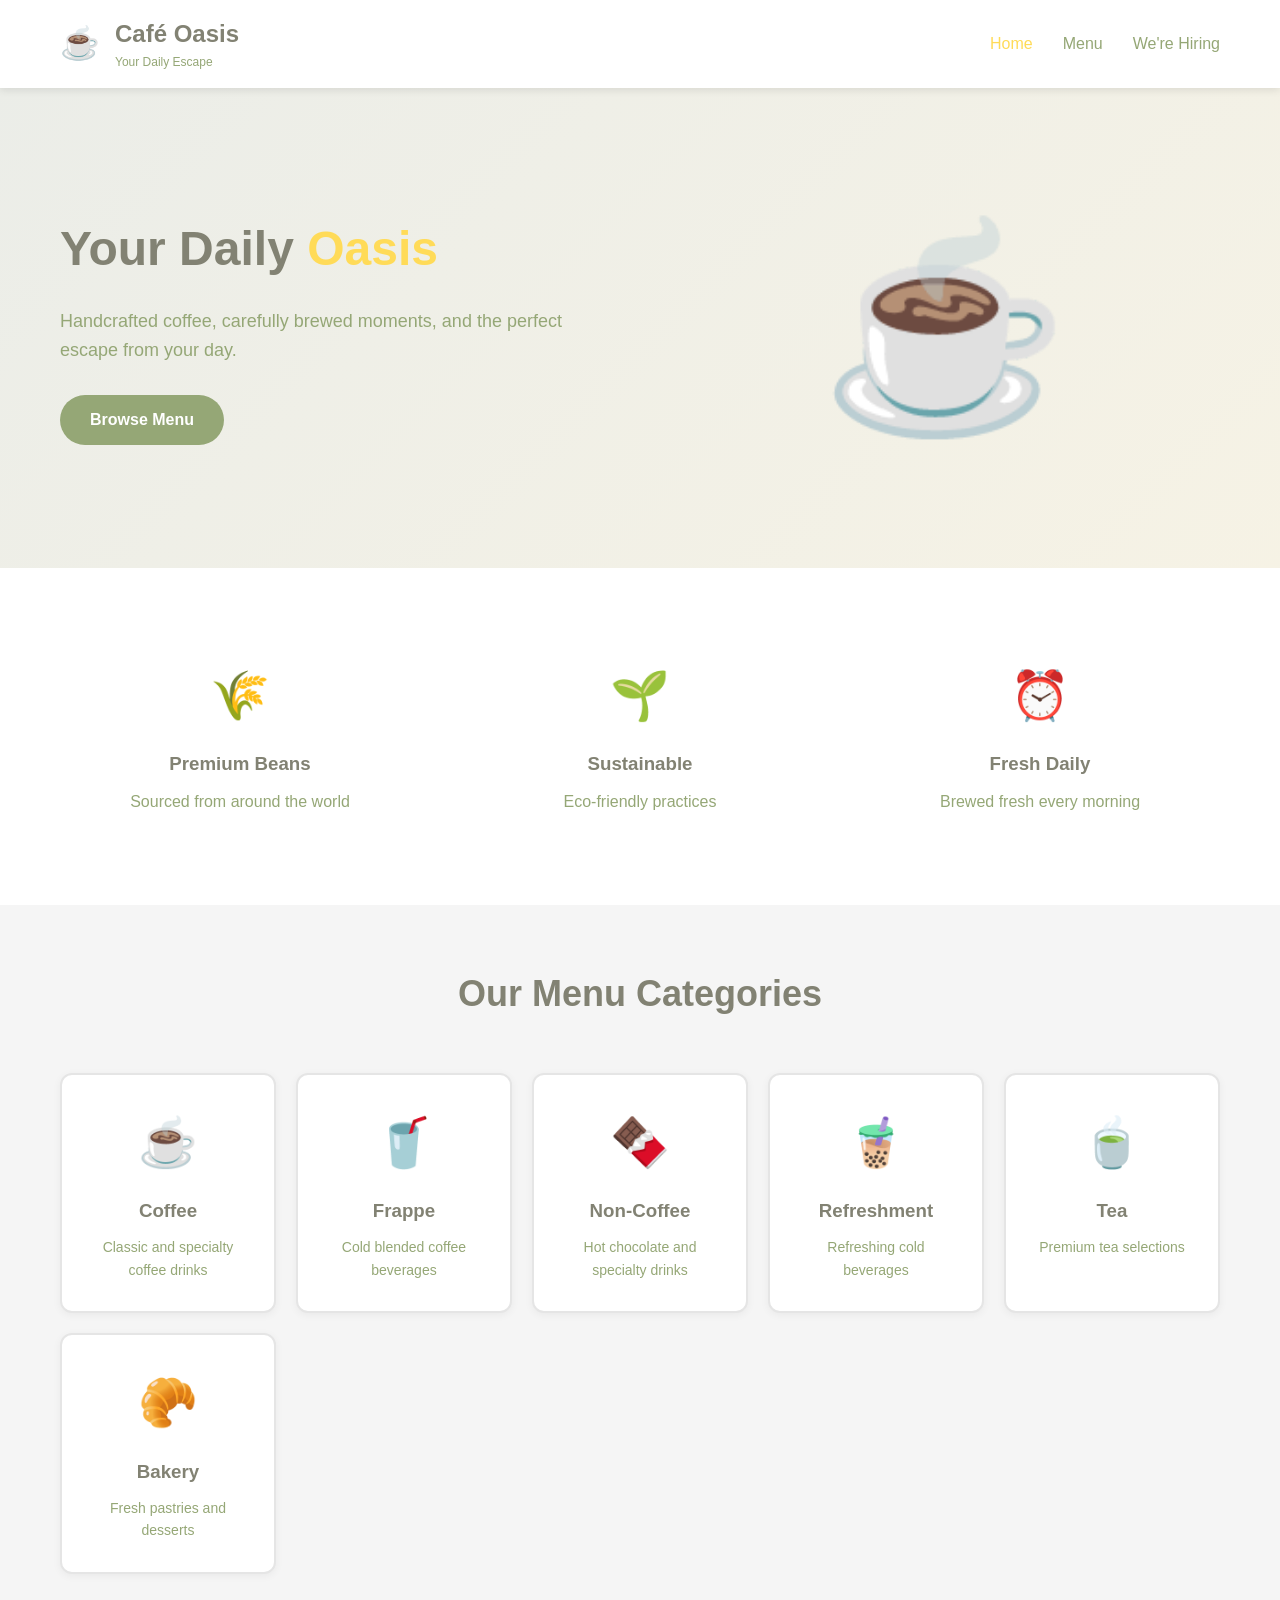
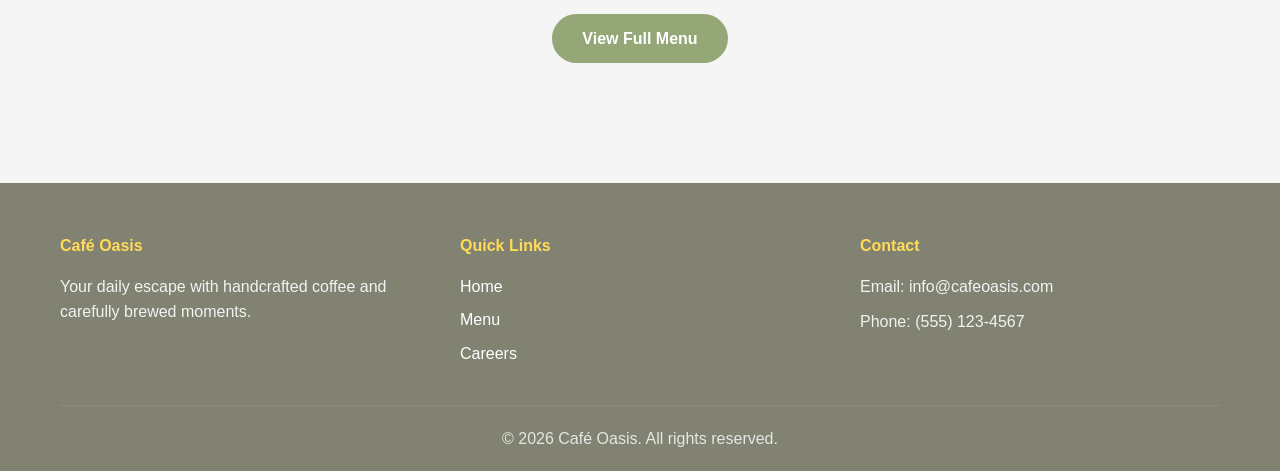
<file: index.html>
<!DOCTYPE html>
<html lang="en">
<head>
    <meta charset="UTF-8">
    <meta name="viewport" content="width=device-width, initial-scale=1.0">
    <title>Café Oasis - Your Daily Escape</title>
    <link rel="stylesheet" href="styles.css">
</head>
<body>
    <!-- Header -->
    <header class="header">
        <div class="container">
            <div class="header-content">
                <div class="logo">
                    <span class="logo-icon">☕</span>
                    <div>
                        <h1>Café Oasis</h1>
                        <p class="tagline">Your Daily Escape</p>
                    </div>
                </div>
                <nav class="nav">
                    <a href="index.html" class="nav-link active">Home</a>
                    <a href="menu.html" class="nav-link">Menu</a>
                    <a href="careers.html" class="nav-link">We're Hiring</a>
                </nav>
            </div>
        </div>
    </header>

    <!-- Hero Section -->
    <section class="hero">
        <div class="container">
            <div class="hero-content">
                <div class="hero-text">
                    <h2>Your Daily <span class="highlight">Oasis</span></h2>
                    <p>Handcrafted coffee, carefully brewed moments, and the perfect escape from your day.</p>
                    <a href="menu.html" class="btn btn-primary">Browse Menu</a>
                </div>
                <div class="hero-image">
                    <div class="coffee-cup">☕</div>
                </div>
            </div>
        </div>
    </section>

    <!-- Features Section -->
    <section class="features">
        <div class="container">
            <div class="features-grid">
                <div class="feature-card">
                    <div class="feature-icon">🌾</div>
                    <h3>Premium Beans</h3>
                    <p>Sourced from around the world</p>
                </div>
                <div class="feature-card">
                    <div class="feature-icon">🌱</div>
                    <h3>Sustainable</h3>
                    <p>Eco-friendly practices</p>
                </div>
                <div class="feature-card">
                    <div class="feature-icon">⏰</div>
                    <h3>Fresh Daily</h3>
                    <p>Brewed fresh every morning</p>
                </div>
            </div>
        </div>
    </section>

    <!-- Menu Preview Section -->
    <section class="menu-preview">
        <div class="container">
            <h2>Our Menu Categories</h2>
            <div class="categories-grid">
                <div class="category-card">
                    <div class="category-icon">☕</div>
                    <h3>Coffee</h3>
                    <p>Classic and specialty coffee drinks</p>
                </div>
                <div class="category-card">
                    <div class="category-icon">🥤</div>
                    <h3>Frappe</h3>
                    <p>Cold blended coffee beverages</p>
                </div>
                <div class="category-card">
                    <div class="category-icon">🍫</div>
                    <h3>Non-Coffee</h3>
                    <p>Hot chocolate and specialty drinks</p>
                </div>
                <div class="category-card">
                    <div class="category-icon">🧋</div>
                    <h3>Refreshment</h3>
                    <p>Refreshing cold beverages</p>
                </div>
                <div class="category-card">
                    <div class="category-icon">🍵</div>
                    <h3>Tea</h3>
                    <p>Premium tea selections</p>
                </div>
                <div class="category-card">
                    <div class="category-icon">🥐</div>
                    <h3>Bakery</h3>
                    <p>Fresh pastries and desserts</p>
                </div>
            </div>
            <div class="menu-cta">
                <a href="menu.html" class="btn btn-primary">View Full Menu</a>
            </div>
        </div>
    </section>

    <!-- Footer -->
    <footer class="footer">
        <div class="container">
            <div class="footer-content">
                <div class="footer-section">
                    <h4>Café Oasis</h4>
                    <p>Your daily escape with handcrafted coffee and carefully brewed moments.</p>
                </div>
                <div class="footer-section">
                    <h4>Quick Links</h4>
                    <ul>
                        <li><a href="index.html">Home</a></li>
                        <li><a href="menu.html">Menu</a></li>
                        <li><a href="careers.html">Careers</a></li>
                    </ul>
                </div>
                <div class="footer-section">
                    <h4>Contact</h4>
                    <p>Email: info@cafeoasis.com</p>
                    <p>Phone: (555) 123-4567</p>
                </div>
            </div>
            <div class="footer-bottom">
                <p>&copy; 2026 Café Oasis. All rights reserved.</p>
            </div>
        </div>
    </footer>
</body>
</html>
</file>
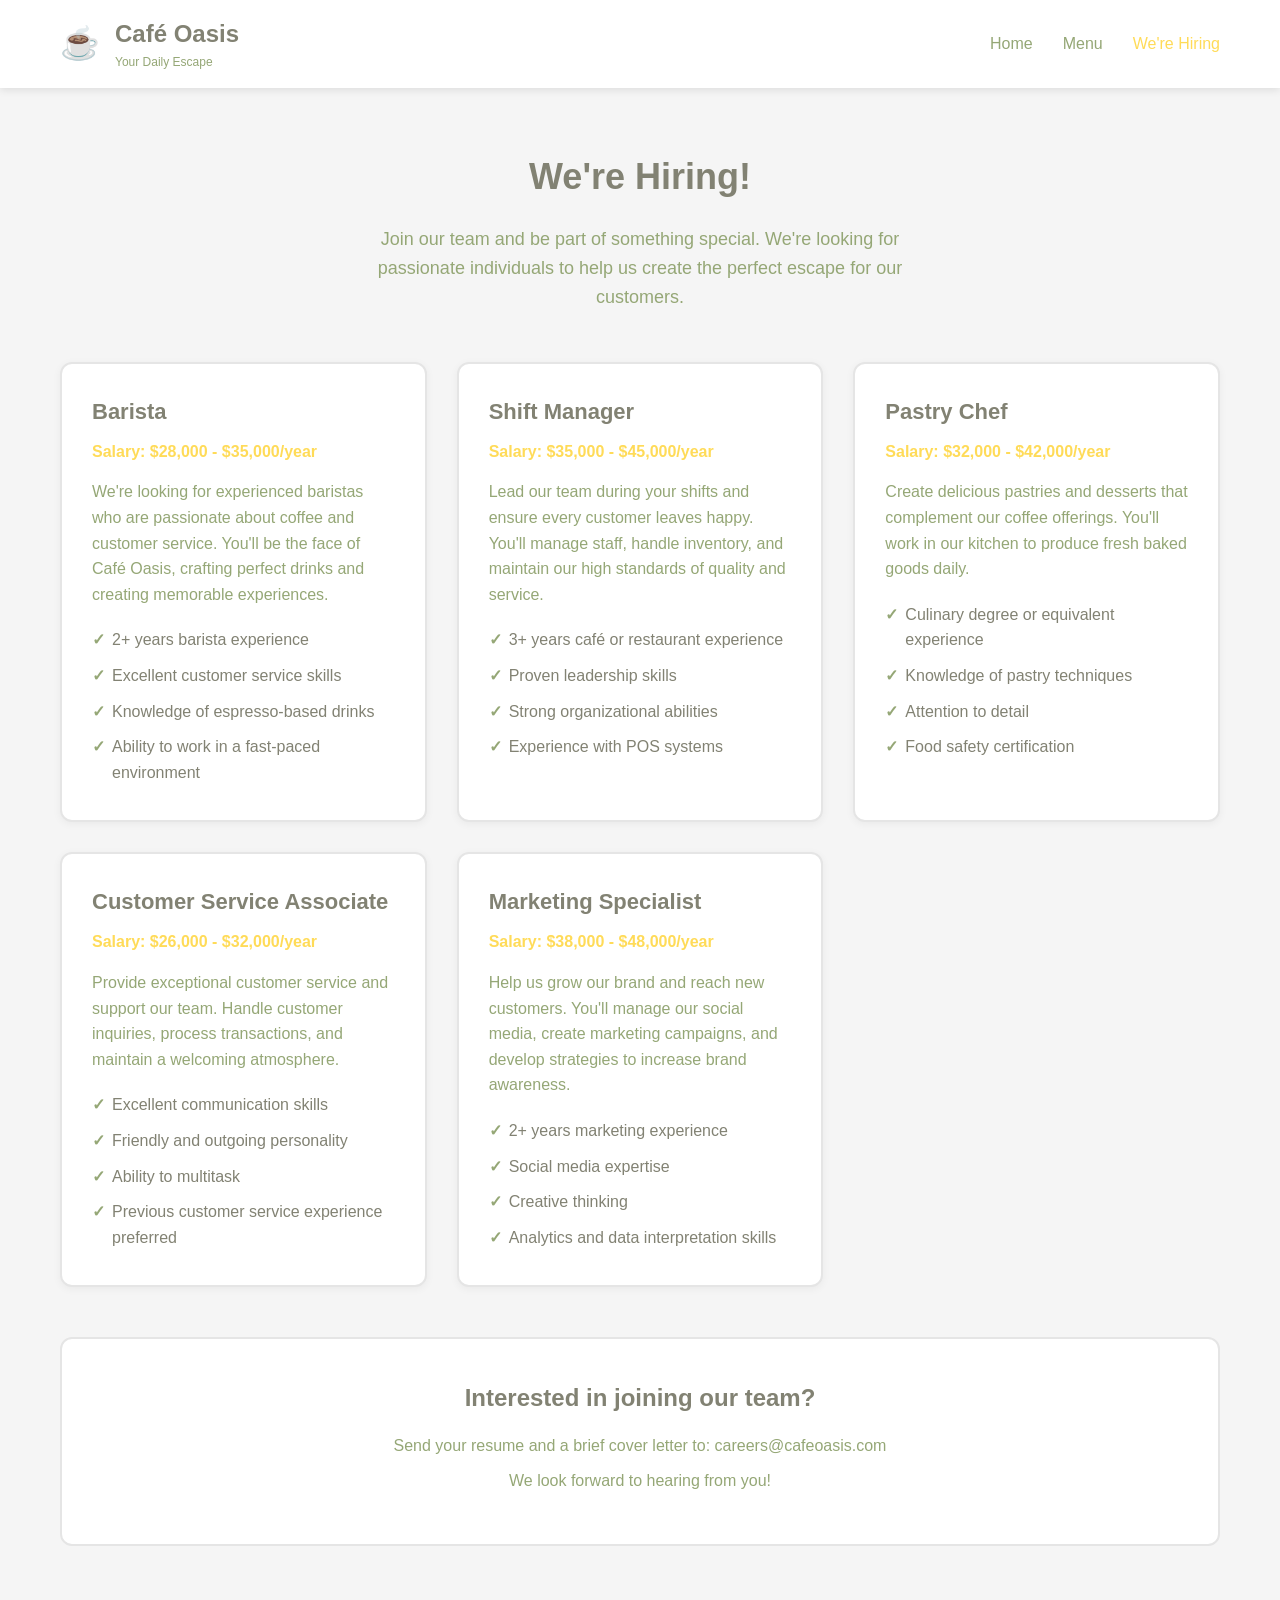
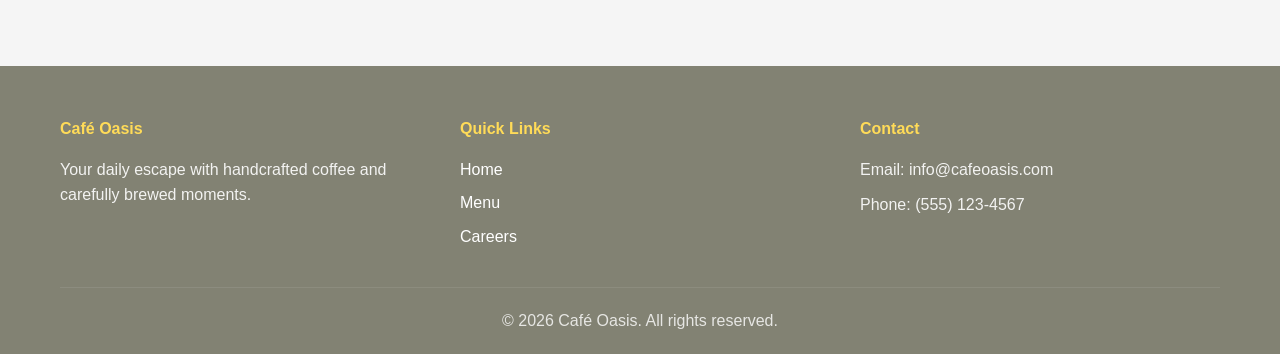
<file: careers.html>
<!DOCTYPE html>
<html lang="en">
<head>
    <meta charset="UTF-8">
    <meta name="viewport" content="width=device-width, initial-scale=1.0">
    <title>We're Hiring - Café Oasis</title>
    <link rel="stylesheet" href="styles.css">
</head>
<body>
    <!-- Header -->
    <header class="header">
        <div class="container">
            <div class="header-content">
                <div class="logo">
                    <span class="logo-icon">☕</span>
                    <div>
                        <h1>Café Oasis</h1>
                        <p class="tagline">Your Daily Escape</p>
                    </div>
                </div>
                <nav class="nav">
                    <a href="index.html" class="nav-link">Home</a>
                    <a href="menu.html" class="nav-link">Menu</a>
                    <a href="careers.html" class="nav-link active">We're Hiring</a>
                </nav>
            </div>
        </div>
    </header>

    <!-- Careers Section -->
    <section class="careers-section">
        <div class="container">
            <h2>We're Hiring!</h2>
            <p class="careers-intro">Join our team and be part of something special. We're looking for passionate individuals to help us create the perfect escape for our customers.</p>

            <div class="jobs-grid">
                <div class="job-card">
                    <h3>Barista</h3>
                    <p class="job-salary">Salary: $28,000 - $35,000/year</p>
                    <p class="job-description">We're looking for experienced baristas who are passionate about coffee and customer service. You'll be the face of Café Oasis, crafting perfect drinks and creating memorable experiences.</p>
                    <ul class="job-requirements">
                        <li>2+ years barista experience</li>
                        <li>Excellent customer service skills</li>
                        <li>Knowledge of espresso-based drinks</li>
                        <li>Ability to work in a fast-paced environment</li>
                    </ul>
                </div>

                <div class="job-card">
                    <h3>Shift Manager</h3>
                    <p class="job-salary">Salary: $35,000 - $45,000/year</p>
                    <p class="job-description">Lead our team during your shifts and ensure every customer leaves happy. You'll manage staff, handle inventory, and maintain our high standards of quality and service.</p>
                    <ul class="job-requirements">
                        <li>3+ years café or restaurant experience</li>
                        <li>Proven leadership skills</li>
                        <li>Strong organizational abilities</li>
                        <li>Experience with POS systems</li>
                    </ul>
                </div>

                <div class="job-card">
                    <h3>Pastry Chef</h3>
                    <p class="job-salary">Salary: $32,000 - $42,000/year</p>
                    <p class="job-description">Create delicious pastries and desserts that complement our coffee offerings. You'll work in our kitchen to produce fresh baked goods daily.</p>
                    <ul class="job-requirements">
                        <li>Culinary degree or equivalent experience</li>
                        <li>Knowledge of pastry techniques</li>
                        <li>Attention to detail</li>
                        <li>Food safety certification</li>
                    </ul>
                </div>

                <div class="job-card">
                    <h3>Customer Service Associate</h3>
                    <p class="job-salary">Salary: $26,000 - $32,000/year</p>
                    <p class="job-description">Provide exceptional customer service and support our team. Handle customer inquiries, process transactions, and maintain a welcoming atmosphere.</p>
                    <ul class="job-requirements">
                        <li>Excellent communication skills</li>
                        <li>Friendly and outgoing personality</li>
                        <li>Ability to multitask</li>
                        <li>Previous customer service experience preferred</li>
                    </ul>
                </div>

                <div class="job-card">
                    <h3>Marketing Specialist</h3>
                    <p class="job-salary">Salary: $38,000 - $48,000/year</p>
                    <p class="job-description">Help us grow our brand and reach new customers. You'll manage our social media, create marketing campaigns, and develop strategies to increase brand awareness.</p>
                    <ul class="job-requirements">
                        <li>2+ years marketing experience</li>
                        <li>Social media expertise</li>
                        <li>Creative thinking</li>
                        <li>Analytics and data interpretation skills</li>
                    </ul>
                </div>
            </div>

            <div class="careers-cta">
                <h3>Interested in joining our team?</h3>
                <p>Send your resume and a brief cover letter to: careers@cafeoasis.com</p>
                <p>We look forward to hearing from you!</p>
            </div>
        </div>
    </section>

    <!-- Footer -->
    <footer class="footer">
        <div class="container">
            <div class="footer-content">
                <div class="footer-section">
                    <h4>Café Oasis</h4>
                    <p>Your daily escape with handcrafted coffee and carefully brewed moments.</p>
                </div>
                <div class="footer-section">
                    <h4>Quick Links</h4>
                    <ul>
                        <li><a href="index.html">Home</a></li>
                        <li><a href="menu.html">Menu</a></li>
                        <li><a href="careers.html">Careers</a></li>
                    </ul>
                </div>
                <div class="footer-section">
                    <h4>Contact</h4>
                    <p>Email: info@cafeoasis.com</p>
                    <p>Phone: (555) 123-4567</p>
                </div>
            </div>
            <div class="footer-bottom">
                <p>&copy; 2026 Café Oasis. All rights reserved.</p>
            </div>
        </div>
    </footer>
</body>
</html>
</file>
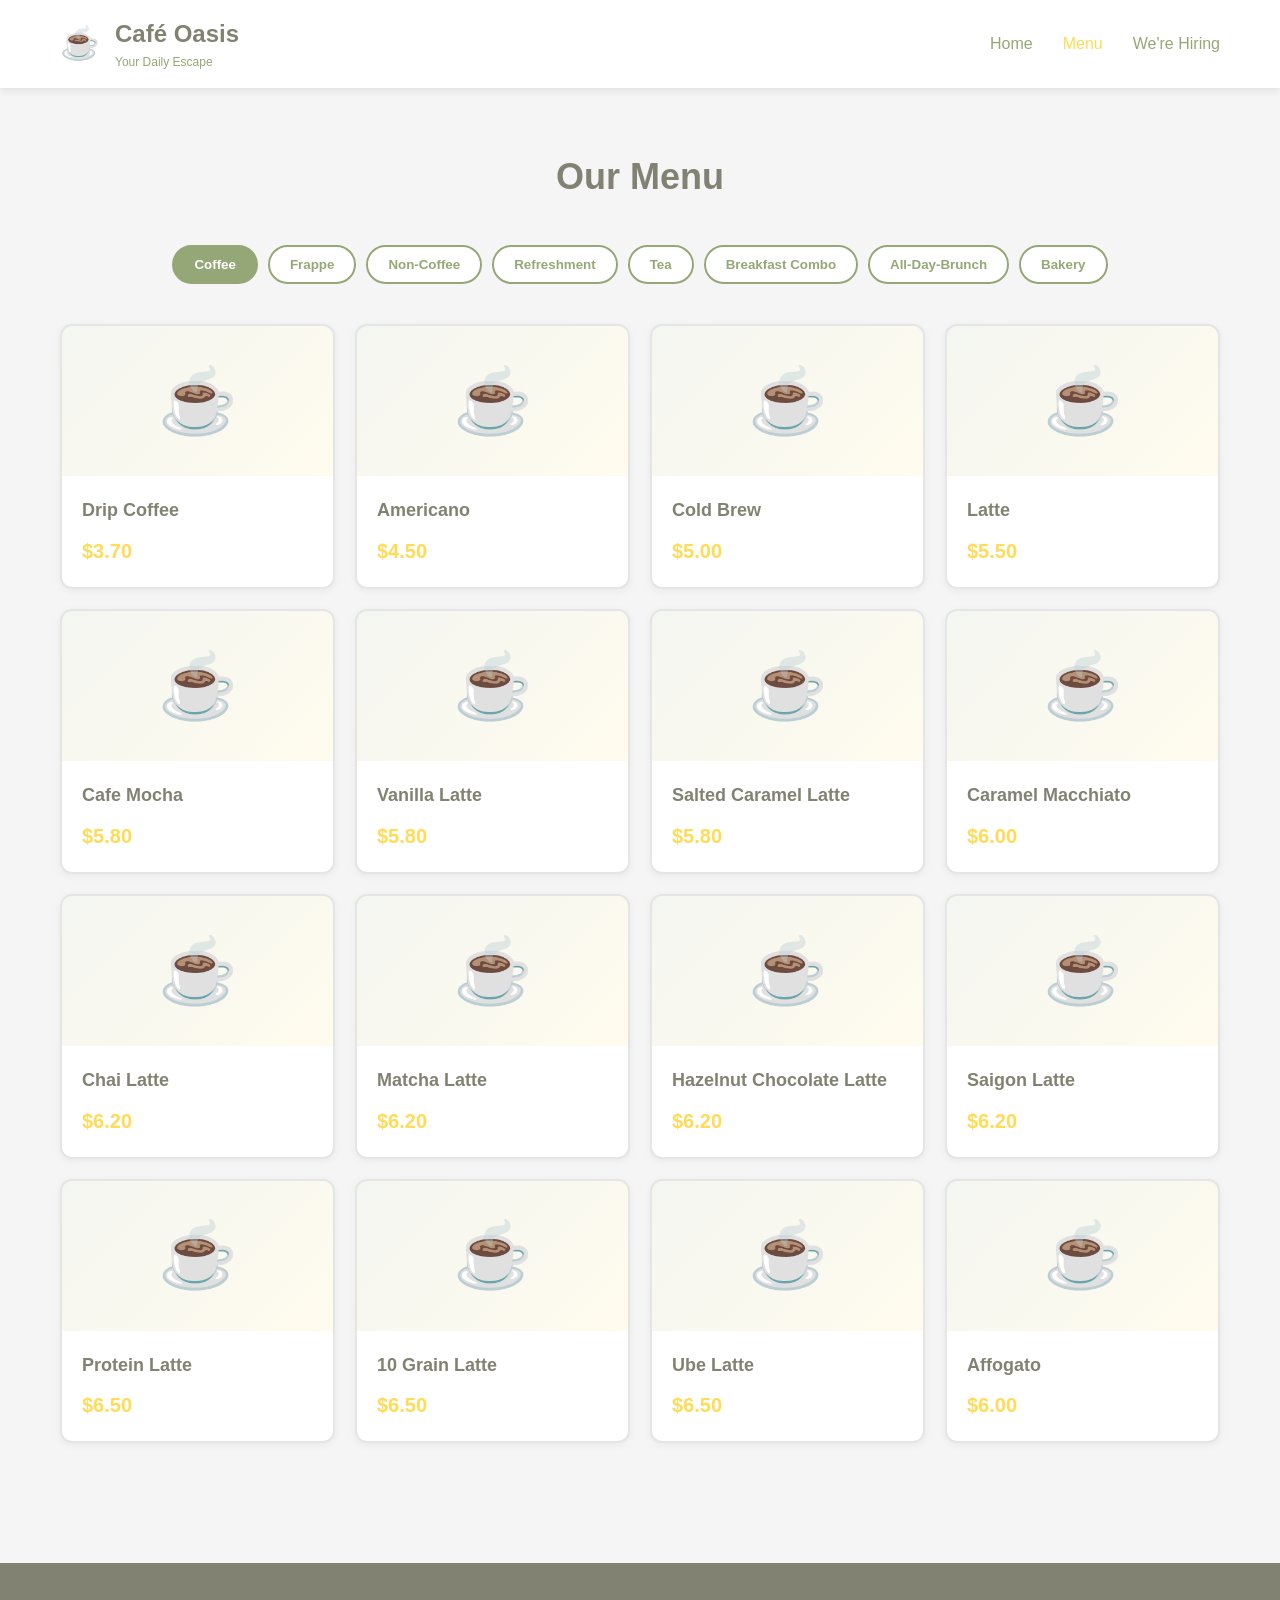
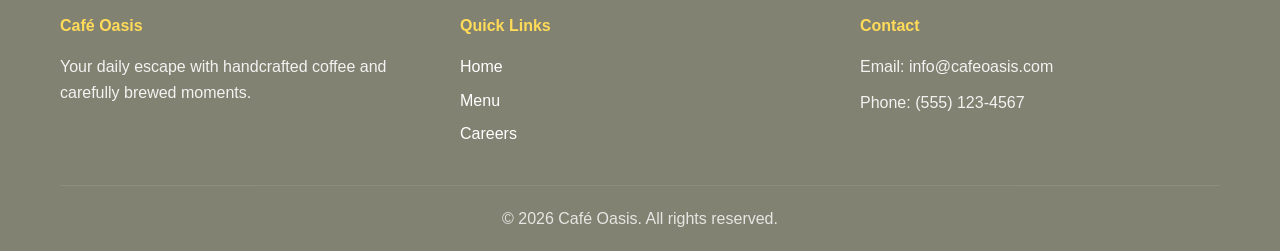
<file: menu.html>
<!DOCTYPE html>
<html lang="en">
<head>
    <meta charset="UTF-8">
    <meta name="viewport" content="width=device-width, initial-scale=1.0">
    <title>Menu - Café Oasis</title>
    <link rel="stylesheet" href="styles.css">
</head>
<body>
    <!-- Header -->
    <header class="header">
        <div class="container">
            <div class="header-content">
                <div class="logo">
                    <span class="logo-icon">☕</span>
                    <div>
                        <h1>Café Oasis</h1>
                        <p class="tagline">Your Daily Escape</p>
                    </div>
                </div>
                <nav class="nav">
                    <a href="index.html" class="nav-link">Home</a>
                    <a href="menu.html" class="nav-link active">Menu</a>
                    <a href="careers.html" class="nav-link">We're Hiring</a>
                </nav>
            </div>
        </div>
    </header>

    <!-- Menu Section -->
    <section class="menu-section">
        <div class="container">
            <h2>Our Menu</h2>
            
            <!-- Category Tabs -->
            <div class="category-tabs">
                <button class="tab-button active" data-category="Coffee">Coffee</button>
                <button class="tab-button" data-category="Frappe">Frappe</button>
                <button class="tab-button" data-category="Non-Coffee">Non-Coffee</button>
                <button class="tab-button" data-category="Refreshment">Refreshment</button>
                <button class="tab-button" data-category="Tea">Tea</button>
                <button class="tab-button" data-category="Breakfast">Breakfast Combo</button>
                <button class="tab-button" data-category="All-Day-Brunch">All-Day-Brunch</button>
                <button class="tab-button" data-category="Bakery">Bakery</button>
            </div>

            <!-- Menu Items Grid -->
            <div class="menu-items-grid" id="menuGrid">
                <!-- Items will be populated by JavaScript -->
            </div>
        </div>
    </section>

    <!-- Footer -->
    <footer class="footer">
        <div class="container">
            <div class="footer-content">
                <div class="footer-section">
                    <h4>Café Oasis</h4>
                    <p>Your daily escape with handcrafted coffee and carefully brewed moments.</p>
                </div>
                <div class="footer-section">
                    <h4>Quick Links</h4>
                    <ul>
                        <li><a href="index.html">Home</a></li>
                        <li><a href="menu.html">Menu</a></li>
                        <li><a href="careers.html">Careers</a></li>
                    </ul>
                </div>
                <div class="footer-section">
                    <h4>Contact</h4>
                    <p>Email: info@cafeoasis.com</p>
                    <p>Phone: (555) 123-4567</p>
                </div>
            </div>
            <div class="footer-bottom">
                <p>&copy; 2026 Café Oasis. All rights reserved.</p>
            </div>
        </div>
    </footer>

    <script src="menu-data.js"></script>
    <script src="menu.js"></script>
</body>
</html>
</file>
<file: styles.css>
* {
  margin: 0;
  padding: 0;
  box-sizing: border-box;
}

:root {
  --primary-color: #95A776;
  --accent-color: #FFDB58;
  --text-color: #828273;
  --light-bg: #F5F5F5;
  --white: #FFFFFF;
  --border-color: #E5E5E5;
}

body {
  font-family: -apple-system, BlinkMacSystemFont, 'Segoe UI', Roboto, Oxygen, Ubuntu, Cantarell, sans-serif;
  color: var(--text-color);
  background-color: var(--light-bg);
  line-height: 1.6;
}

.container {
  max-width: 1200px;
  margin: 0 auto;
  padding: 0 20px;
}

/* Header */
.header {
  background-color: var(--white);
  box-shadow: 0 2px 8px rgba(0, 0, 0, 0.1);
  position: sticky;
  top: 0;
  z-index: 100;
}

.header-content {
  display: flex;
  justify-content: space-between;
  align-items: center;
  padding: 15px 0;
}

.logo {
  display: flex;
  align-items: center;
  gap: 15px;
  text-decoration: none;
  color: var(--text-color);
}

.logo-icon {
  font-size: 32px;
}

.logo h1 {
  font-size: 24px;
  color: var(--text-color);
  margin: 0;
}

.logo .tagline {
  font-size: 12px;
  color: var(--primary-color);
  margin: 0;
}

.nav {
  display: flex;
  gap: 30px;
}

.nav-link {
  text-decoration: none;
  color: var(--primary-color);
  font-weight: 500;
  transition: color 0.3s ease;
}

.nav-link:hover,
.nav-link.active {
  color: var(--accent-color);
}

/* Hero Section */
.hero {
  background: linear-gradient(135deg, rgba(149, 167, 118, 0.1) 0%, rgba(255, 219, 88, 0.1) 100%);
  padding: 80px 0;
}

.hero-content {
  display: grid;
  grid-template-columns: 1fr 1fr;
  gap: 60px;
  align-items: center;
}

.hero-text h2 {
  font-size: 48px;
  margin-bottom: 20px;
  color: var(--text-color);
}

.hero-text h2 .highlight {
  color: var(--accent-color);
}

.hero-text p {
  font-size: 18px;
  color: var(--primary-color);
  margin-bottom: 30px;
}

.hero-image {
  display: flex;
  justify-content: center;
  align-items: center;
}

.coffee-cup {
  font-size: 200px;
  animation: float 3s ease-in-out infinite;
}

@keyframes float {
  0%, 100% { transform: translateY(0px); }
  50% { transform: translateY(-20px); }
}

/* Buttons */
.btn {
  display: inline-block;
  padding: 12px 30px;
  border-radius: 25px;
  text-decoration: none;
  font-weight: 600;
  transition: all 0.3s ease;
  border: none;
  cursor: pointer;
  font-size: 16px;
}

.btn-primary {
  background-color: var(--primary-color);
  color: var(--white);
}

.btn-primary:hover {
  background-color: #7a8c5f;
  box-shadow: 0 4px 12px rgba(149, 167, 118, 0.3);
}

.btn-outline {
  background-color: transparent;
  color: var(--primary-color);
  border: 2px solid var(--primary-color);
}

.btn-outline:hover {
  background-color: var(--primary-color);
  color: var(--white);
}

/* Features Section */
.features {
  padding: 60px 0;
  background-color: var(--white);
}

.features-grid {
  display: grid;
  grid-template-columns: repeat(auto-fit, minmax(250px, 1fr));
  gap: 40px;
}

.feature-card {
  text-align: center;
  padding: 30px;
}

.feature-icon {
  font-size: 48px;
  margin-bottom: 15px;
}

.feature-card h3 {
  color: var(--text-color);
  margin-bottom: 10px;
}

.feature-card p {
  color: var(--primary-color);
}

/* Menu Preview Section */
.menu-preview {
  padding: 60px 0;
}

.menu-preview h2 {
  text-align: center;
  font-size: 36px;
  color: var(--text-color);
  margin-bottom: 50px;
}

.categories-grid {
  display: grid;
  grid-template-columns: repeat(auto-fit, minmax(200px, 1fr));
  gap: 20px;
  margin-bottom: 40px;
}

.category-card {
  background-color: var(--white);
  border-radius: 12px;
  padding: 30px;
  text-align: center;
  box-shadow: 0 2px 8px rgba(0, 0, 0, 0.05);
  transition: transform 0.3s ease, box-shadow 0.3s ease;
  border: 2px solid var(--border-color);
}

.category-card:hover {
  transform: translateY(-5px);
  box-shadow: 0 8px 16px rgba(149, 167, 118, 0.2);
}

.category-icon {
  font-size: 48px;
  margin-bottom: 15px;
}

.category-card h3 {
  color: var(--text-color);
  margin-bottom: 10px;
}

.category-card p {
  color: var(--primary-color);
  font-size: 14px;
}

.menu-cta {
  text-align: center;
}

/* Menu Section */
.menu-section {
  padding: 60px 0;
}

.menu-section h2 {
  text-align: center;
  font-size: 36px;
  color: var(--text-color);
  margin-bottom: 40px;
}

.category-tabs {
  display: flex;
  flex-wrap: wrap;
  gap: 10px;
  margin-bottom: 40px;
  justify-content: center;
}

.tab-button {
  padding: 10px 20px;
  border-radius: 20px;
  border: 2px solid var(--primary-color);
  background-color: var(--white);
  color: var(--primary-color);
  font-weight: 600;
  cursor: pointer;
  transition: all 0.3s ease;
}

.tab-button:hover,
.tab-button.active {
  background-color: var(--primary-color);
  color: var(--white);
}

.breakfast-notice {
  grid-column: 1 / -1;
  background-color: rgba(255, 219, 88, 0.2);
  border-left: 4px solid var(--accent-color);
  padding: 15px 20px;
  border-radius: 4px;
  margin-bottom: 20px;
  text-align: center;
  color: var(--text-color);
  font-weight: 500;
}

.menu-items-grid {
  display: grid;
  grid-template-columns: repeat(auto-fill, minmax(250px, 1fr));
  gap: 20px;
}

.menu-item-card {
  background-color: var(--white);
  border-radius: 12px;
  overflow: hidden;
  box-shadow: 0 2px 8px rgba(0, 0, 0, 0.05);
  transition: transform 0.3s ease, box-shadow 0.3s ease;
  border: 2px solid var(--border-color);
}

.menu-item-card:hover {
  transform: translateY(-5px);
  box-shadow: 0 8px 16px rgba(149, 167, 118, 0.2);
}

.menu-item-image {
  width: 100%;
  height: 150px;
  display: flex;
  align-items: center;
  justify-content: center;
  font-size: 64px;
  background: linear-gradient(135deg, rgba(149, 167, 118, 0.1) 0%, rgba(255, 219, 88, 0.1) 100%);
}

.menu-item-content {
  padding: 20px;
}

.menu-item-content h3 {
  color: var(--text-color);
  margin-bottom: 10px;
  font-size: 18px;
}

.menu-item-price {
  color: var(--accent-color);
  font-size: 20px;
  font-weight: bold;
}

/* Careers Section */
.careers-section {
  padding: 60px 0;
}

.careers-section h2 {
  text-align: center;
  font-size: 36px;
  color: var(--text-color);
  margin-bottom: 20px;
}

.careers-intro {
  text-align: center;
  color: var(--primary-color);
  font-size: 18px;
  margin-bottom: 50px;
  max-width: 600px;
  margin-left: auto;
  margin-right: auto;
}

.jobs-grid {
  display: grid;
  grid-template-columns: repeat(auto-fill, minmax(300px, 1fr));
  gap: 30px;
  margin-bottom: 50px;
}

.job-card {
  background-color: var(--white);
  border-radius: 12px;
  padding: 30px;
  box-shadow: 0 2px 8px rgba(0, 0, 0, 0.05);
  border: 2px solid var(--border-color);
  transition: transform 0.3s ease, box-shadow 0.3s ease;
}

.job-card:hover {
  transform: translateY(-5px);
  box-shadow: 0 8px 16px rgba(149, 167, 118, 0.2);
}

.job-card h3 {
  color: var(--text-color);
  margin-bottom: 10px;
  font-size: 22px;
}

.job-salary {
  color: var(--accent-color);
  font-weight: bold;
  margin-bottom: 15px;
}

.job-description {
  color: var(--primary-color);
  margin-bottom: 15px;
}

.job-requirements {
  list-style: none;
  margin-bottom: 0;
}

.job-requirements li {
  color: var(--text-color);
  padding: 5px 0;
  padding-left: 20px;
  position: relative;
}

.job-requirements li:before {
  content: "✓";
  position: absolute;
  left: 0;
  color: var(--primary-color);
  font-weight: bold;
}

.careers-cta {
  background-color: var(--white);
  border-radius: 12px;
  padding: 40px;
  text-align: center;
  border: 2px solid var(--border-color);
}

.careers-cta h3 {
  color: var(--text-color);
  margin-bottom: 15px;
  font-size: 24px;
}

.careers-cta p {
  color: var(--primary-color);
  margin-bottom: 10px;
}

/* Footer */
.footer {
  background-color: var(--text-color);
  color: var(--white);
  padding: 50px 0 20px;
  margin-top: 60px;
}

.footer-content {
  display: grid;
  grid-template-columns: repeat(auto-fit, minmax(250px, 1fr));
  gap: 40px;
  margin-bottom: 30px;
}

.footer-section h4 {
  margin-bottom: 15px;
  color: var(--accent-color);
}

.footer-section p {
  margin-bottom: 10px;
  opacity: 0.9;
}

.footer-section ul {
  list-style: none;
}

.footer-section ul li {
  margin-bottom: 8px;
}

.footer-section a {
  color: var(--white);
  text-decoration: none;
  transition: color 0.3s ease;
}

.footer-section a:hover {
  color: var(--accent-color);
}

.footer-bottom {
  border-top: 1px solid rgba(255, 255, 255, 0.1);
  padding-top: 20px;
  text-align: center;
  opacity: 0.8;
}

/* Responsive Design */
@media (max-width: 768px) {
  .header-content {
    flex-direction: column;
    gap: 20px;
  }

  .nav {
    flex-direction: column;
    gap: 10px;
    text-align: center;
  }

  .hero-content {
    grid-template-columns: 1fr;
    gap: 40px;
  }

  .hero-text h2 {
    font-size: 36px;
  }

  .coffee-cup {
    font-size: 120px;
  }

  .category-tabs {
    gap: 8px;
  }

  .tab-button {
    padding: 8px 15px;
    font-size: 14px;
  }

  .menu-items-grid {
    grid-template-columns: repeat(auto-fill, minmax(150px, 1fr));
  }

  .menu-item-image {
    height: 100px;
    font-size: 48px;
  }

  .jobs-grid {
    grid-template-columns: 1fr;
  }
}

@media (max-width: 480px) {
  .hero-text h2 {
    font-size: 28px;
  }

  .hero-text p {
    font-size: 16px;
  }

  .menu-section h2,
  .careers-section h2 {
    font-size: 28px;
  }

  .category-tabs {
    flex-direction: column;
  }

  .tab-button {
    width: 100%;
  }
}
</file>
